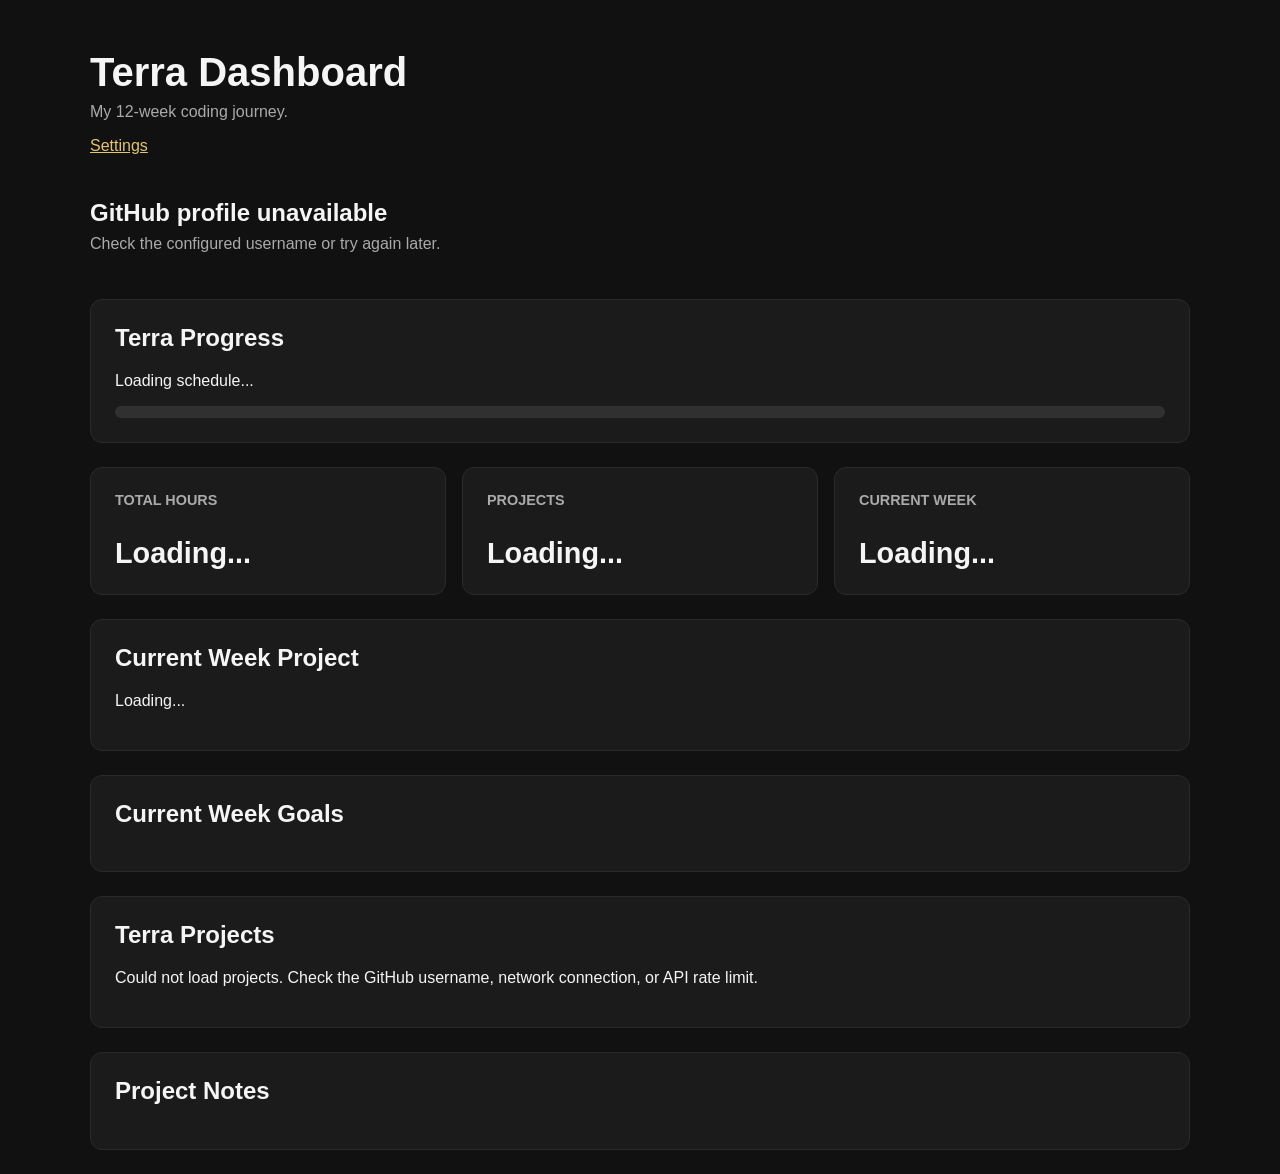
<file: index.html>
<!DOCTYPE html>
<html lang="en">
<head>
    <meta charset="UTF-8">
    <meta name="viewport" content="width=device-width, initial-scale=1.0">
    
    <title>Terra Dashboard</title>

    <link rel="stylesheet" href="css/style.css">
</head>

<body>

    <header>
        <h1>Terra Dashboard</h1>
        <p>My 12-week coding journey.</p>

        <nav>
            <a href="settings.html">Settings</a>
        </nav>

        <div id="github-profile">
            <img id="profile-avatar" alt="Github profile picture">

            <div>
                <h2 id="profile-name">Loading Github profile...</h2>
                <p id="profile-bio"></p>

                <a id="profile-link" target="_blank" rel="noopener noreferrer">View Github Profile</a>
            </div>
        </div>
    </header>

    <main>

        <section id="progress">
            <h2>Terra Progress</h2>
            <p id="progress-label">Loading schedule...</p>

            <div class="progress-track">
                <div id="progress-bar" class="progress-fill"></div>
            </div>
        </section>

        <section id="overview">
            <div>
                <h2>Total Hours</h2>
                <p id="total-hours">Loading...</p>
            </div>

            <div>
                <h2>Projects</h2>
                <p id="project-count">Loading...</p>
            </div>

            <div>
                <h2>Current Week</h2>
                <p id="current-week">Loading...</p>
            </div>
        </section>

        <section id="current-project">
            <h2>Current Week Project</h2>

            <p id="current-week-label">Loading...</p>

            <div id="current-week-project"></div>
        </section>

        <section id="goals">
            <h2>Current Week Goals</h2>
            <ul id="goals-list"></ul>
        </section>

        <section id="project-list">
            <h2>Terra Projects</h2>

            <p id="project-list-status">Loading projects...</p>

            <div id="projects-container"></div>
        </section>

        <section id="notes">
            <h2>Project Notes</h2>
            <div id="notes-content"></div>
        </section>
    </main>

    <script src="js/terra.js"></script>
    <script src="js/config.js"></script>
    <script src="js/app.js"></script>
</body>
</html>
</file>
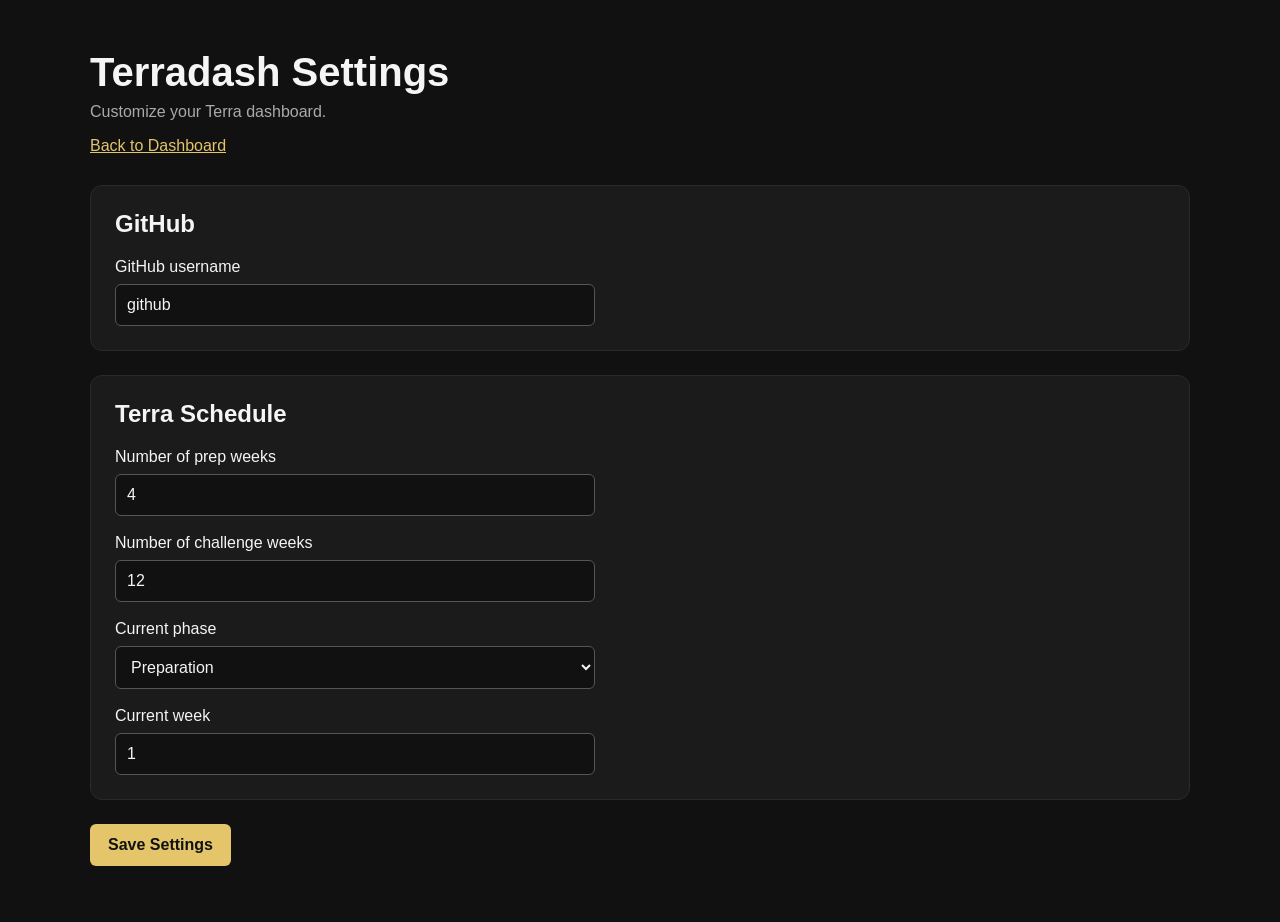
<file: settings.html>
<!DOCTYPE html>
<html lang="en">
<head>
    <meta charset="UTF-8">
    <meta name="viewport" content="width=device-width, initial-scale=1.0">
    <title>Settings | Terradash</title>
    <link rel="stylesheet" href="css/style.css">
</head>
<body>
    <header>
        <h1>Terradash Settings</h1>
        <p>Customize your Terra dashboard.</p>
        <nav>
            <a href="index.html">Back to Dashboard</a>
        </nav>
    </header>

    <main>
        <form id="settings-form">
            <section>
                <h2>GitHub</h2>
                <label for="github-username">GitHub username</label>
                <input
                    type="text"
                    id="github-username"
                    name="githubUsername"
                    placeholder="Your GitHub username"
                    autocomplete="username"
                    required
                >
            </section>

            <section>
                <h2>Terra Schedule</h2>

                <label for="prep-weeks">Number of prep weeks</label>
                <input
                    type="number"
                    id="prep-weeks"
                    name="prepWeeks"
                    min="0"
                    step="1"
                    required
                >

                <label for="challenge-weeks">
                    Number of challenge weeks
                </label>
                <input
                    type="number"
                    id="challenge-weeks"
                    name="challengeWeeks"
                    min="1"
                    step="1"
                    required
                >

                <label for="current-phase">Current phase</label>
                <select id="current-phase" name="currentPhase">
                    <option value="prep">Preparation</option>
                    <option value="main">Main challenge</option>
                </select>

                <label for="current-week">Current week</label>
                <input
                    type="number"
                    id="current-week"
                    name="currentWeek"
                    min="1"
                    step="1"
                    required
                >
            </section>

            <button type="submit">Save Settings</button>
            <p id="settings-status" role="status" aria-live="polite"></p>
        </form>
    </main>

    <script src="js/settings.js"></script>
</body>
</html>
</file>
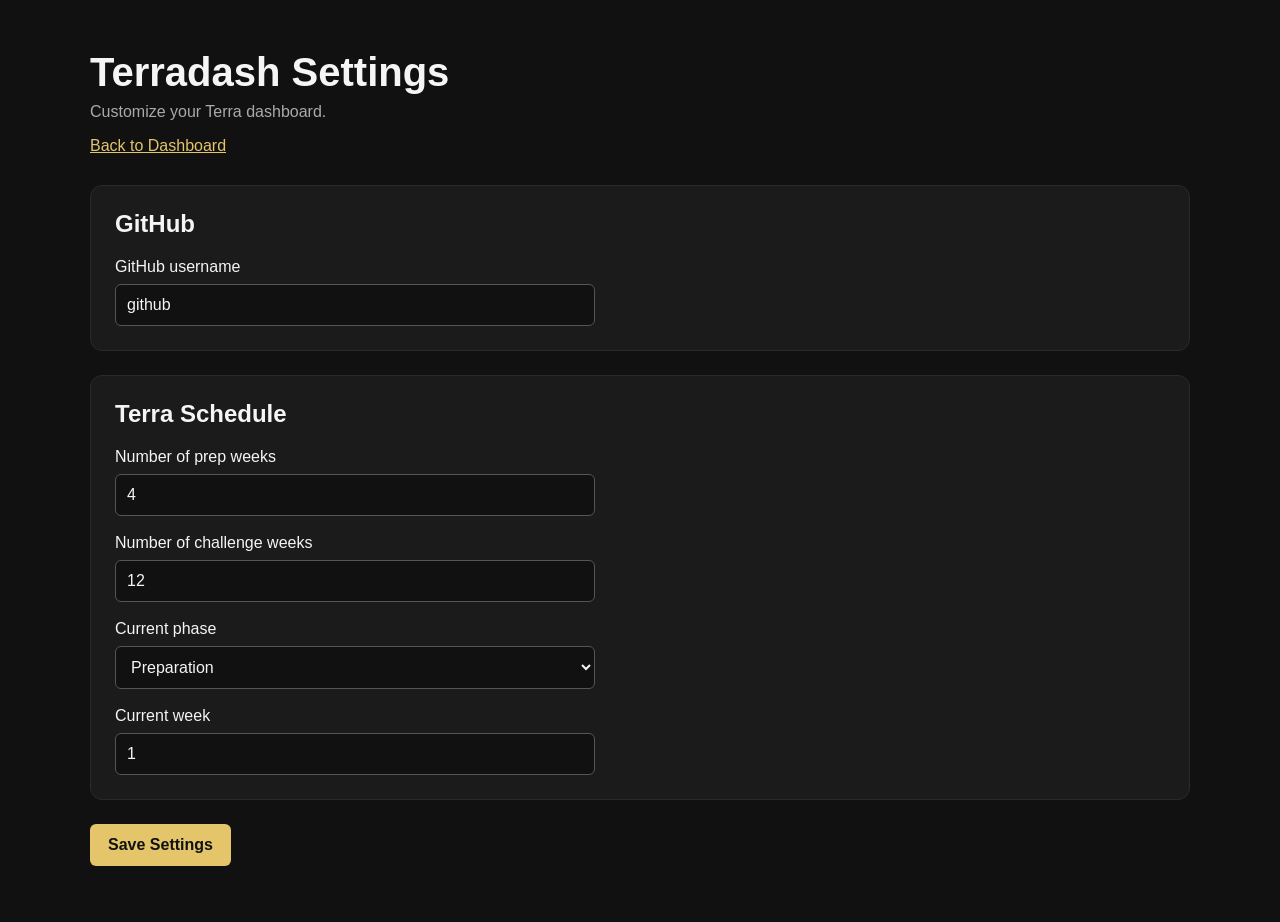
<file: terradash-settings.html>
<!DOCTYPE html>
<html lang="en">
<head>
    <meta charset="UTF-8">
    <meta name="viewport" content="width=device-width, initial-scale=1.0">
    <title>Settings | Terradash</title>
    <link rel="stylesheet" href="css/style.css">
</head>
<body>
    <header>
        <h1>Terradash Settings</h1>
        <p>Customize your Terra dashboard.</p>
        <nav>
            <a href="terradash.html">Back to Dashboard</a>
        </nav>
    </header>

    <main>
        <form id="settings-form">
            <section>
                <h2>GitHub</h2>
                <label for="github-username">GitHub username</label>
                <input
                    type="text"
                    id="github-username"
                    name="githubUsername"
                    placeholder="Your GitHub username"
                    autocomplete="username"
                    required
                >
            </section>

            <section>
                <h2>Terra Schedule</h2>

                <label for="prep-weeks">Number of prep weeks</label>
                <input
                    type="number"
                    id="prep-weeks"
                    name="prepWeeks"
                    min="0"
                    step="1"
                    required
                >

                <label for="challenge-weeks">
                    Number of challenge weeks
                </label>
                <input
                    type="number"
                    id="challenge-weeks"
                    name="challengeWeeks"
                    min="1"
                    step="1"
                    required
                >

                <label for="current-phase">Current phase</label>
                <select id="current-phase" name="currentPhase">
                    <option value="prep">Preparation</option>
                    <option value="main">Main challenge</option>
                </select>

                <label for="current-week">Current week</label>
                <input
                    type="number"
                    id="current-week"
                    name="currentWeek"
                    min="1"
                    step="1"
                    required
                >
            </section>

            <button type="submit">Save Settings</button>
            <p id="settings-status" role="status" aria-live="polite"></p>
        </form>
    </main>

    <script src="js/settings.js"></script>
</body>
</html>
</file>
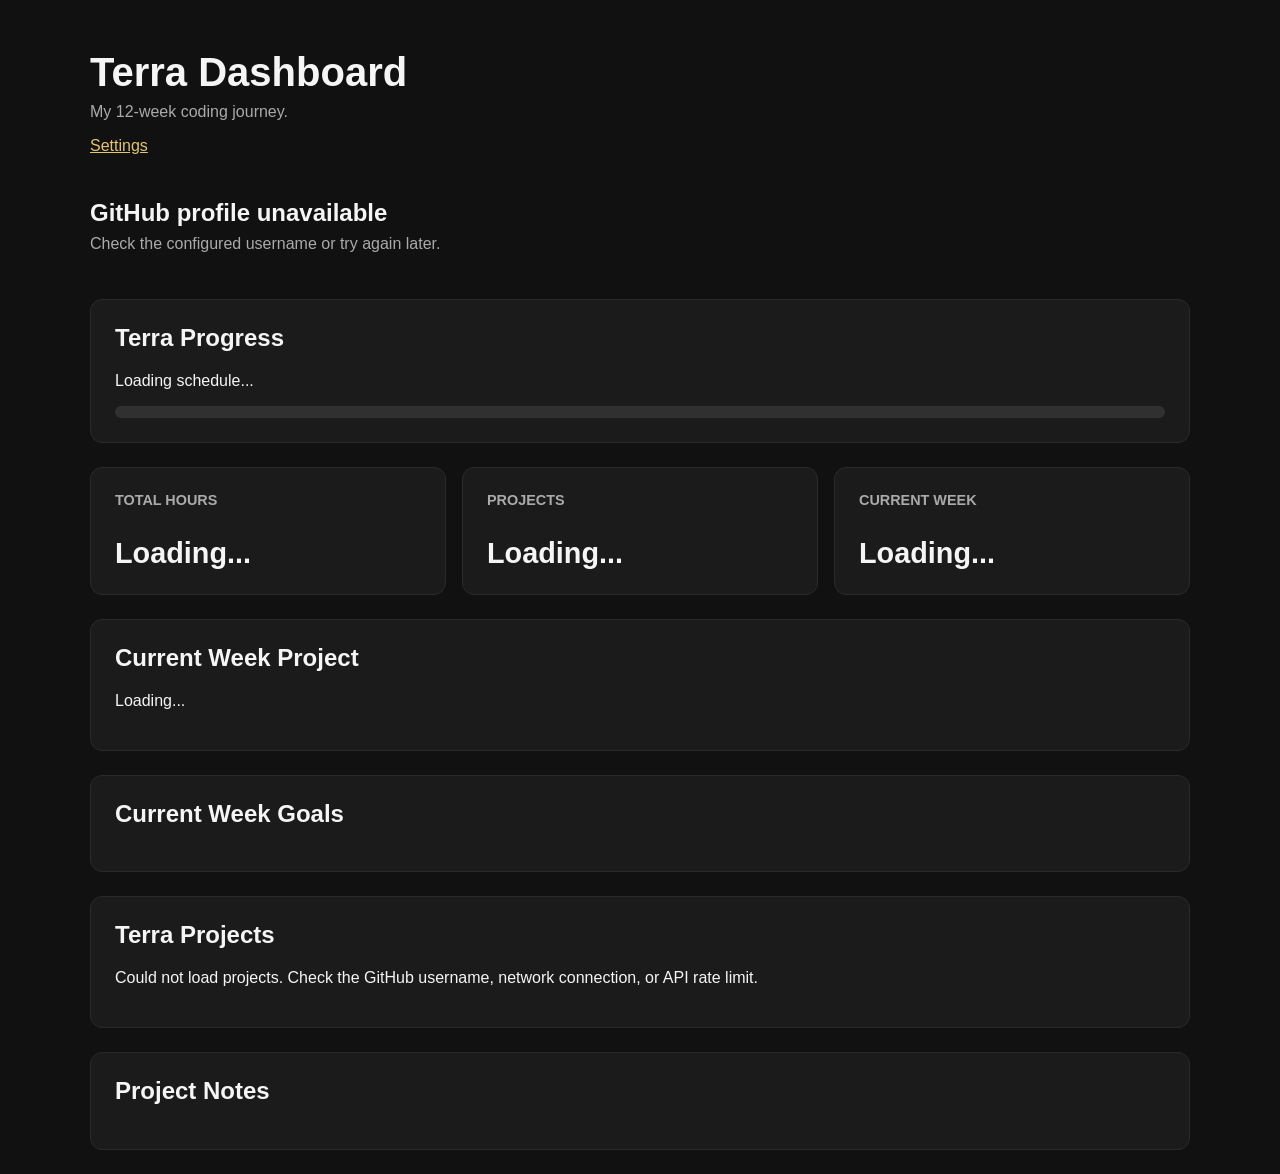
<file: terradash.html>
<!DOCTYPE html>
<html lang="en">
<head>
    <meta charset="UTF-8">
    <meta name="viewport" content="width=device-width, initial-scale=1.0">
    
    <title>Terra Dashboard</title>

    <link rel="stylesheet" href="css/style.css">
</head>

<body>

    <header>
        <h1>Terra Dashboard</h1>
        <p>My 12-week coding journey.</p>

        <nav>
            <a href="terradash-settings.html">Settings</a>
        </nav>

        <div id="github-profile">
            <img id="profile-avatar" alt="Github profile picture">

            <div>
                <h2 id="profile-name">Loading Github profile...</h2>
                <p id="profile-bio"></p>

                <a id="profile-link" target="_blank" rel="noopener noreferrer">View Github Profile</a>
            </div>
        </div>
    </header>

    <main>

        <section id="progress">
            <h2>Terra Progress</h2>
            <p id="progress-label">Loading schedule...</p>

            <div class="progress-track">
                <div id="progress-bar" class="progress-fill"></div>
            </div>
        </section>

        <section id="overview">
            <div>
                <h2>Total Hours</h2>
                <p id="total-hours">Loading...</p>
            </div>

            <div>
                <h2>Projects</h2>
                <p id="project-count">Loading...</p>
            </div>

            <div>
                <h2>Current Week</h2>
                <p id="current-week">Loading...</p>
            </div>
        </section>

        <section id="current-project">
            <h2>Current Week Project</h2>

            <p id="current-week-label">Loading...</p>

            <div id="current-week-project"></div>
        </section>

        <section id="goals">
            <h2>Current Week Goals</h2>
            <ul id="goals-list"></ul>
        </section>

        <section id="project-list">
            <h2>Terra Projects</h2>

            <p id="project-list-status">Loading projects...</p>

            <div id="projects-container"></div>
        </section>

        <section id="notes">
            <h2>Project Notes</h2>
            <div id="notes-content"></div>
        </section>
    </main>

    <script src="js/terra.js"></script>
    <script src="js/config.js"></script>
    <script src="js/app.js"></script>
</body>
</html>
</file>
<file: css/style.css>
/* ---- Base Styling ---- */

* {
    box-sizing: border-box;
}

body {
    margin: 0;
    font-family: Arial, sans-serif;
    background: #111111;
    color: #f5f5f5;
}

main, header {
    width: min(1100px, 90%);
    margin: 0 auto;
}

/* ---- Header Styling ---- */

header {
    padding: 50px 0 30px;
}

header h1 {
    margin: 0;
    font-size: 2.5rem;
}

header p {
    margin-top: 8px;
    color: #aaaaaa;
}

/* ---- Section Styling ---- */

section {
    margin-bottom: 24px;
    padding: 24px;
    background: #1b1b1b;
    border: 1px solid #2a2a2a;
    border-radius: 12px;
}

section h2 {
    margin-top: 0;
}

/* ---- Progress Section Styling ---- */

#progress > div {
    height: 12px;
    background: #303030;
    border-radius: 999px;
    overflow: hidden;
}

#progress span {
    display: block;
    width: 0%;
    height: 100%;
    background: #f5f5f5;
}

/* ---- Overview Section Styling ---- */

#overview {
    display: grid;
    grid-template-columns: repeat(3, 1fr);
    gap: 16px;
    background: transparent;
    border: none;
    padding: 0;
}

#overview > div {
    padding: 24px;
    background: #1b1b1b;
    border: 1px solid #2a2a2a;
    border-radius: 12px;
}

#overview h2 {
    font-size: 0.9rem;
    color: #aaaaaa;
    text-transform: uppercase;
}

#overview p {
    margin-bottom: 0;
    font-size: 1.8rem;
    font-weight: bold;
}

/* ---- Current Project Section Styling ---- */

#current-project h3 {
    font-size: 1.5rem;
}

/* ---- Goals Section Styling ---- */

#goals li {
    margin-bottom: 10px;
}

/* ---- Timeline Section Styling ---- */

.project-card h3 {
    margin-top: 0;
}

.project-card a {
    color: #e4c56a;
}

@media (max-width: 700px) {
    #projects-container {
        grid-template-columns: 1fr;
    }
}

/* ---- Mobile ---- */

@media (max-width: 700px) {

    header {
        padding-top: 30px;
    }

    header h1 {
        font-size: 2rem;
    }

    #overview {
        grid-template-columns: 1fr;
    }

    #timeline ol {
        grid-template-columns: 1fr;
    }
}


/* Navigation */
nav {
    margin-top: 16px;
}

a {
    color: #e4c56a;
}

a:focus-visible,
button:focus-visible,
input:focus-visible,
select:focus-visible {
    outline: 2px solid #e4c56a;
    outline-offset: 3px;
}

/* GitHub profile */
#github-profile {
    display: flex;
    align-items: center;
    gap: 20px;
    margin-top: 24px;
}

#profile-avatar {
    width: 88px;
    height: 88px;
    border-radius: 50%;
    object-fit: cover;
    background: #303030;
}

#profile-name {
    margin-bottom: 8px;
}

/* Progress bar */
.progress-track {
    width: 100%;
    height: 12px;
    background: #303030;
    border-radius: 999px;
    overflow: hidden;
}

.progress-fill {
    width: 0;
    height: 100%;
    background: #e4c56a;
    transition: width 250ms ease;
}

/* Project cards */
#projects-container {
    display: grid;
    grid-template-columns: repeat(auto-fit, minmax(240px, 1fr));
    gap: 16px;
}

.project-card {
    min-width: 0;
    padding: 20px;
    background: #222222;
    border: 1px solid #363636;
    border-radius: 10px;
}

.project-card p {
    line-height: 1.5;
    overflow-wrap: anywhere;
}

.project-card a {
    display: inline-block;
    margin-top: 8px;
}

/* Settings form */
#settings-form label {
    display: block;
    margin: 18px 0 8px;
}

#settings-form input,
#settings-form select {
    display: block;
    width: 100%;
    max-width: 480px;
    padding: 11px;
    border: 1px solid #555555;
    border-radius: 6px;
    background: #111111;
    color: #f5f5f5;
    font: inherit;
}

#settings-form button {
    padding: 12px 18px;
    border: 0;
    border-radius: 6px;
    background: #e4c56a;
    color: #111111;
    font: inherit;
    font-weight: bold;
    cursor: pointer;
}

#settings-status {
    min-height: 1.5em;
}

@media (max-width: 700px) {
    #github-profile {
        align-items: flex-start;
        gap: 14px;
    }

    #profile-avatar {
        width: 64px;
        height: 64px;
    }

    #overview {
        grid-template-columns: 1fr;
    }

    section {
        padding: 18px;
    }
}

@media (prefers-reduced-motion: reduce) {
    .progress-fill {
        transition: none;
    }
}
</file>
